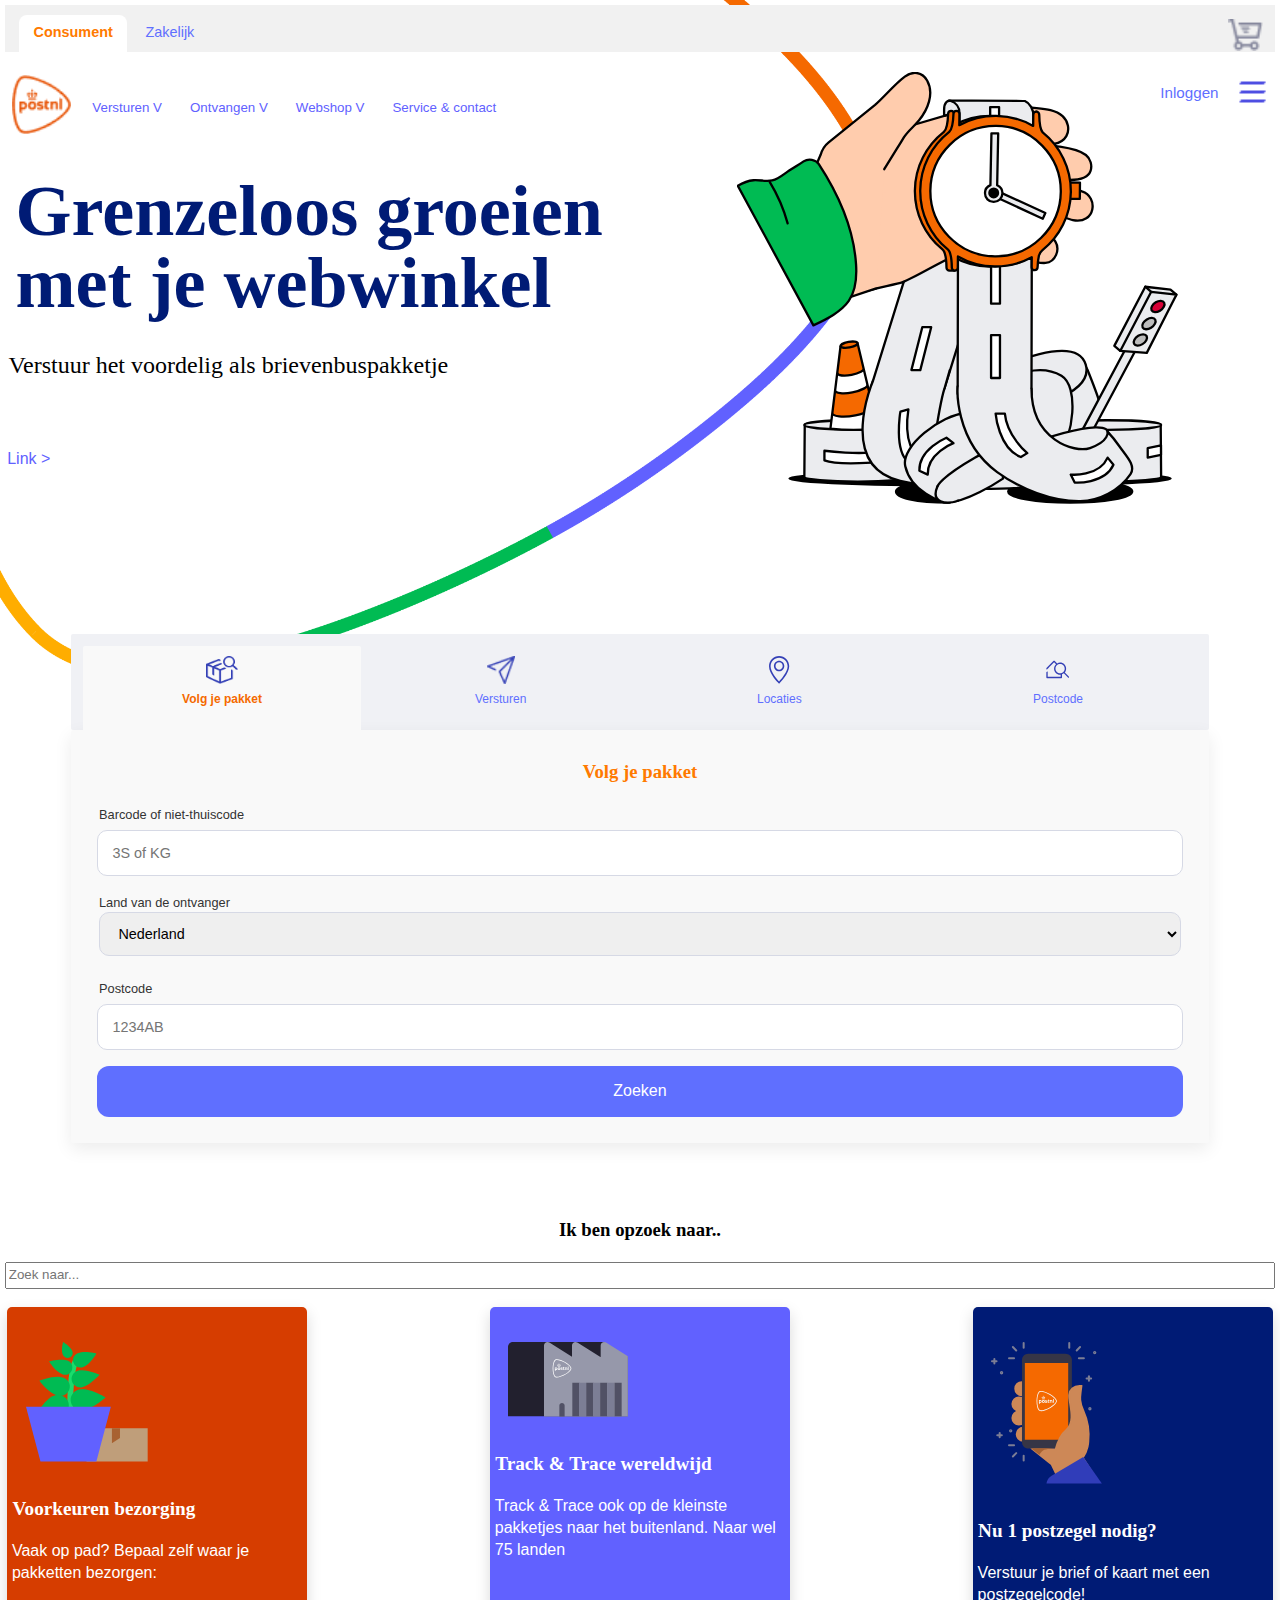
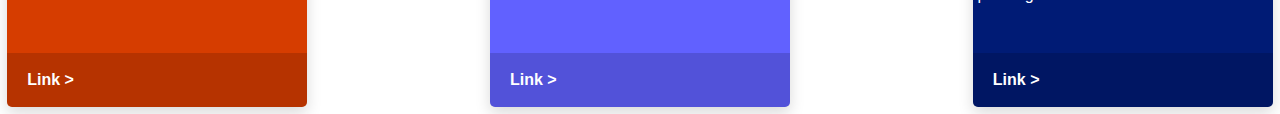
<file: index.html>
<!DOCTYPE html>
<html lang="en">

<head>
    <meta charset="UTF-8">
    <meta name="viewport" content="width=device-width, initial-scale=1.0">
    <link rel="stylesheet" href="styleguide.css">
    <link rel="stylesheet" href="styles.css">
    <script src="script.js" defer></script>
    <Title> PostNL Homepagina</Title>

</head>

<body>
    <section class="navbar">
        <div class="navTabs">
            <a href="index.html" class="tab active">Consument</a>
            <a href="#" class="tab">Zakelijk</a>
        </div>

        <button class="buttonImg" id="buyImg" aria-label="Winkelwagen"> </button>
    </section>

    <section class="header">
        <a href="index.html" class="logoWrap">
            <img src="assets/🟠 Logo.png" alt="logo" id="logoImg">
        </a>

        <div class="headerButtons">
            <button class="dropdownbtn">Versturen V</button>
            <button class="dropdownbtn">Ontvangen V</button>
            <button class="dropdownbtn">Webshop V</button>
            <button class="dropdownbtn">Service & contact</button>
        </div>

        <a href="#" class="loginLink">Inloggen</a>
        <img src="assets/🍔 Hamburger.png" alt="hamburger menu" id="hamburgerImg">

    </section>

    <H1>Grenzeloos groeien met je webwinkel</H1>
    <H2>Verstuur het voordelig als brievenbuspakketje</H2>

    <a href="" class="knopje">Lees meer</a>
    <a href="" class="link">Link ></a>

    <img src="assets/Bezorgtijd.svg" alt="Header stopwatch image" id="headerImg">


    <section class="selectionMenu">

        <div class="tabs">
            <button class="tabBtn active" data-target="volgMenu">
                <img src="assets/pakketvolg.png" alt="Header stopwatch image" class="menuimg active">
                <span>Volg je pakket</span>
            </button>
            <button class="tabBtn" data-target="versturenMenu">
                <img src="assets/versturen.png" alt="Header stopwatch image" class="menuimg">
                <span>Versturen</span>
            </button>
            <button class="tabBtn" data-target="locatieMenu">
                <img src="assets/locaties.svg" alt="Header stopwatch image" class="menuimg">
                <span>Locaties</span>
            </button>
            <button class="tabBtn" data-target="postcodeMenu">
                <img src="assets/pos.svg" alt="Header stopwatch image" class="menuimg">
                <span>Postcode</span>
            </button>
        </div>

        <div class="card">

            <section class="volgMenu active">
                <h3>Volg je pakket</h3>

                <label>Barcode of niet-thuiscode</label>
                <input type="text" placeholder="3S of KG">

                <label>Land van de ontvanger
                    <select>
                        <option>Nederland</option>
                        <option>België</option>
                        <option>Duitsland</option>
                    </select>
                </label>

                <label>Postcode</label>
                <input type="text" placeholder="1234AB">

                <button class="primaryBtn">Zoeken</button>
            </section>

            <section class="versturenMenu">
                <h3>Versturen</h3>
                <select>
                    <option>Land</option>
                </select>
                <select>
                    <option>Postcode</option>
                </select>
                <select>
                    <option>Gewicht</option>
                </select>

                <button class="primaryBtn">Online kopen</button>
                <a href="#">Toon tarieven</a>
            </section>

            <section class="locatieMenu">
                <h3>Locaties</h3>
                <input type="text" placeholder="Zoek op plaats, straat of postcode">
                <button class="primaryBtn">Zoeken</button>
            </section>

            <section class="postcodeMenu">
                <h3>Postcode</h3>
                <input type="text" placeholder="Straat">
                <input type="text" placeholder="Huisnummer">
                <input type="text" placeholder="Toevoeging (optioneel)">
                <input type="text" placeholder="Woonplaats">
                <button class="primaryBtn">Zoeken</button>
            </section>

        </div>
    </section>

    <section class="main"></section>
    <H3>Ik ben opzoek naar..</H3>
    <input type="search" class="searchInput" placeholder="Zoek naar...">

    <div class="colouredArticles">
        <article class="colouredArticle" id="cArticle1">
            <img src="assets/plantbox.svg" alt="Plant" id="plantBox" class="cArticleIMG">
            <H4>Voorkeuren bezorging</H4>
            <p>Vaak op pad? Bepaal zelf waar je pakketten bezorgen:</p>
            <footer class="cardFooter">
                <a href="#" class="cardLink">Link ></a>
            </footer>

        </article>
        <article class="colouredArticle" id="cArticle2">
            <img src="assets/factory.svg" alt="Factory" id="factory" class="cArticleIMG">
            <H4>Track & Trace wereldwijd</H4>
            <p>Track & Trace ook op de kleinste pakketjes naar het buitenland. Naar wel 75 landen</p>
            <footer class="cardFooter">
                <a href="#" class="cardLink">Link ></a>
            </footer>

        </article>
        <article class="colouredArticle" id="cArticle3">
            <img src="assets/phonehand.svg" alt="Phone in hand" id="phoneHand" class="cArticleIMG">
            <H4>Nu 1 postzegel nodig?</H4>
            <p>Verstuur je brief of kaart met een postzegelcode!</p>
            <footer class="cardFooter">
                <a href="#" class="cardLink">Link ></a>
            </footer>

        </article>
    </div>
</body>
</file>
<file: styleguide.css>
/* We gebruiken hier Cascade layers, wat mogelijke problemen met Specificiteit voorkomt
   https://developer.mozilla.org/en-US/docs/Learn_web_development/Core/Styling_basics/Cascade_layers
   https://css-tricks.com/css-cascade-layers/ */

* {
    font-family: Arial, Helvetica, sans-serif;
}

h1,
h2,
h3,
h4,
h5,
h6 {
    font-family: "buurtcampus";
}

:root {
    /* Variabelen kleuren */
    --primaryAccentColor: hsl(226, 100%, 23%);
    --secundaryAccentColor: hsl(26, 100%, 48%);
    --tertiaryAccentColor: hsl(240, 100%, 69%);
    --darkSecundaryAccentColor: hsl(17, 100%, 42%);
    --primaryColor: hsl(0, 0%, 100%);
    --textAccentColor: hsl(0, 0%, 0%);

    /* Variabelen Typografie */
    --font-size-h1: 4.5rem;
    --font-size-h2: 1.5rem;
    --font-size-h3: 1rem;
    --font-size-p-s: 1rem;
    --font-size-p-m: 1.3rem;
    --font-size-p-l: 1.5rem;
    --font-size-p-xl: 2rem;

    --font-weight-light: 400;
    --font-weight-normal: 500;
    --font-weight-semibold: 600;
    --font-weight-bold: 900;
}


@layer styleguide {

    /* Schrijf hier de verschillende stijlen, die
       gedeeld gaan worden door jullie projecten */
    .oranje {
        background-color: var(--primaryAccentColor);
    }

    .paars-blauw {
        background-color: var(--secundaryAccentColor);
    }

    .mos-groen {
        background-color: var(--tertiaryAccentColor);
    }

    .zee {
        background-color: var(--darkSecundaryAccentColor);
    }

    .modder {
        background-color: var(--primaryColor);
    }

    .lucht-blauw {
        background-color: var(--textAccentColor);
    }

    /* Typografie */
    .heading-1 {
        font-size: 28pt;
        font-family: "Arial";
        color: var(--primaryAccentColor);
    }


    .heading-2 {
        font-size: 18pt;
        font-family: "Arial";
        color: var(--primaryAccentColor);
    }

    .heading-3 {
        font-size: 12pt;
        font-family: "Arial";
        color: var(--primaryAccentColor);
    }

    .heading-4 {
        font-size: 10pt;
        font-family: "Arial";
        color: var(--primaryAccentColor);
    }

    .heading-5 {
        font-size: 10pt;
        font-family: "Arial";
        color: var(--primaryAccentColor);
    }

    .heading-6 {
        font-size: 10pt;
        font-family: "Arial";
        color: var(--primaryAccentColor);
    }

    .alinea-tekst {
        line-height: 1.4;
        font-size: 1em;
    }

    /* Formulier elementen */
    .inputs {
        border-width: 0.1rem;
        border-color: var(--textAccentColor);
        border-style: solid;
        padding-left: 10px;
    }



    .labels-1 {

        font-family: Arial, Helvetica, sans-serif;
    }

    .text-area {
        border-width: 0.1rem;
        border-color: var(--textAccentColor);
        padding-left: 10px;
    }

    .labels-textarea {

        font-family: Arial, Helvetica, sans-serif;
        display: flex;
        align-items: center;
        flex-wrap: wrap;


        &:active {
            border-color: var(--zee);
        }

    }

    .label-search-input {

        appearance: none;
        font-size: 1em;
        border-color: var(--textAccentColor);
        border-style: solid;
        border-width: 0.1em;
        width: 2.75em;
        padding-left: 1.6em;
        background-image: url("assets/zoek-knop.png");
        background-size: 1.4em auto;
        background-repeat: no-repeat;
        background-position: .550em center;
        transition: all .2s .2s ease-in, width.6s;

        &::placeholder {
            font-style: italic;
        }

        &:focus,
        &:active,
        &:not(:placeholder-shown) {
            background-image: url("assets/zoek-knop2.png");
            outline-color: var(--zee);
            outline-width: 0.9em;
            height: 1.8em;
            width: 30%;
            background-size: 1em auto;
            background-position: .475em center;
            transition: all .3s, width .5s;
        }
    }

    .label-email-input {

        appearance: none;
        font-size: 1em;
        border-radius: 100px;
        border-color: var(--torenOranje);
        border-style: solid;
        border-width: 0.2em;
        height: 1.5em;
        transition: 0.5s;
        padding-left: 2em;
        background-image: url("assets/mail-knop.png");
        background-size: 1.4em auto;
        background-repeat: no-repeat;
        background-position: .550em center;

        &::placeholder {
            font-style: italic;
            padding-left: 3px;
        }

        &:focus,
        &:active {
            background-image: url("assets/mail-knop2.png");
            outline-color: var(--zee);
            outline-offset: -0.1em;
            outline-width: 0.5em;
            height: 2em;
        }
    }

    /* Radio option buttons */
    .option-1,
    .option-2,
    .option-3 {
        cursor: pointer;

    }

    input[type=radio] {
        cursor: pointer;
        accent-color: var(--torenOranje);
    }

    /* Checkbox */
    .check-box-1,
    .check-box-2,
    .check-box-3 {
        cursor: pointer;

    }

    input[type=checkbox] {
        cursor: pointer;
        accent-color: var(--torenOranje);
    }

    /* Range slider */
    .label-range-input {
        accent-color: var(--torenOranje);
        cursor: pointer;
    }

    /* submit knop */
    .input-submit {
        background-color: var(--torenOranje);
        color: #ffffff;
        border: 0 solid #ffffff;
        border-radius: 100px;
        padding: 0.7em 1em;
        font-weight: 400;
        cursor: pointer;
        align-self: flex-start;
        text-decoration: none;

        &:hover {
            background-color: var(--modder);
            transition: background-color 0.5s;
        }
    }

    /* basic button */
    .knopje {
        background-color: var(--torenOranje);
        color: #ffffff;
        border: 0px solid white;
        border-radius: 100px;
        padding: 0.7em 1em;
        font-weight: 400;
        cursor: pointer;
        align-self: flex-start;
        text-decoration: none;
        transition: filter 0.6s;

        &:hover {
            filter: brightness(1.2);
        }
    }

    /* Knoppen elementen */
    .link-button {
        background-color: var(--torenOranje);
        color: #ffffff;
        border: 0px solid #ffffff;
        border-radius: 100px;
        padding: 1em 2em;
        font-weight: 600;
        cursor: pointer;
        align-self: flex-start;
        text-decoration: none;
        transition: filter 0.6s;

        &:hover {
            filter: brightness(1.2);
        }
    }
}
</file>
<file: styles.css>
* {
    margin: 0;
    padding: .15em;
    line-height: 140%;
    box-sizing: border-box;
}

body {
    margin: 0;
    display: flex;
    flex-direction: column;
    gap: 1rem;
    background-image: url(assets/Postlijn.png);
    background-size: 160%;
    background-repeat: no-repeat;
    background-position: -26em -5em;

    @media only screen and (min-width: 630px) {
        background-position: -5em -17em;
        background-size: 60em;
    }
}

.navbar {
    display: flex;
    justify-content: space-between;
    align-items: flex-end;
    background-color: #f1f1f1;
    padding: 0.5rem 0.75rem 0;
    width: 100%;


    .navTabs {
        display: flex;
        gap: 0.25rem;


        .tab {
            text-decoration: none;
            color: #5f6fff;
            padding: 0.45rem 0.9rem;
            border-radius: 8px 8px 0 0;
            font-size: 0.9rem;


            &.active {
                background: #ffffff;
                color: #ff7a00;
                font-weight: 600;
                margin-bottom: -2px;
            }
        }
    }

    #buyImg {
        border: none;
        background: transparent;
        height: 2.2rem;
        width: 2.2rem;
        background-image: url("assets/winkelmandje.png");
        background-repeat: no-repeat;
        background-size: contain;
        background-position: center;
        cursor: pointer;
    }
}

.header {
    display: grid;
    grid-template-columns: auto 1fr;
    align-items: center;
    gap: 0.75rem;

    .knopje {
        width: 5em;
    }
}

.link {

    text-decoration: none;
    color: var(--tertiaryAccentColor);
}


#logoImg {
    height: 4em;
    width: auto;
}

.headerButtons {
    display: flex;
    align-items: center;
    justify-content: flex-start;
    gap: 1.5em;

    button {
        border: none;
        background-color: var(--primaryColor);
        max-width: 9em;
        color: var(--tertiaryAccentColor);
        cursor: pointer;
        display: none;

        @media only screen and (min-width: 630px) {
            display: block;
        }
    }
}

.loginLink {
    color: #5f6fff;
    text-decoration: none;
    font-size: 0.95rem;
    font-weight: 500;
    grid-column: 8;
    margin-top: -2em;


    &:hover {
        text-decoration: underline;
    }
}

#hamburgerImg {
    height: 2.5em;
    width: auto;
    cursor: pointer;
    grid-column: 9;
    margin-top: -2em;
}

#headerImg {
    scale: .6;
    margin-top: -5em;

    @media only screen and (min-width: 940px) {
        margin-left: 50%;
        margin-top: -32em;
        scale: .7;
    }
}

H1 {
    font-size: var(--font-size-h1);
    font-weight: var(--font-weight-bold);
    line-height: 100%;
    text-align: left;
    color: var(--primaryAccentColor);

    @media only screen and (min-width: 630px) {
        font-weight: var(--font-weight-semibold);
        max-width: 10em;
    }
}

H2 {
    font-weight: var(--font-weight-normal);
}

.selectionMenu {
    width: 90%;
    margin: 1em auto 2em auto;

    @media only screen and (min-width: 630px) {
        width: 90%;
    }

    .menuimg {
        height: 2.5em;
    }

    .menuBtnAni {
        color: var(--secundaryAccentColor);
        animation: menuImgMove 1s linear;

        @media (prefers-reduced-motion) {
            animation: none;
        }
    }

    .tabs {
        display: flex;
        justify-content: space-between;
        background: #f0f1f5;
        padding: 0.75rem;
        border-radius: 2px;


        .tabBtn {
            flex: 1;
            background: none;
            border: none;
            cursor: pointer;
            padding: 0.5rem 0.25rem;
            border-radius: 2px;
            color: #5f6fff;
            font-size: 0.8rem;
            display: flex;
            flex-direction: column;
            align-items: center;
            gap: 0.25rem;

            span {
                font-size: 0.75rem;
            }

            &:hover {
                background: rgba(95, 111, 255, 0.12);
            }

            &.active {
                background: #ffffff;
                color: var(--secundaryAccentColor);
                font-weight: bold;
                margin-bottom: -1.4em;

                @media only screen and (min-width: 630px) {
                    background: #f9f9f9;
                }
            }
        }
    }
}

@keyframes menuImgMove {

    0% {
        translate: 0 -4px;
    }

    33% {
        translate: 0 -4px;
        rotate: -20deg;
    }

    66% {
        translate: 0 -4px;
        rotate: 20deg;
    }

    100% {
        translate: 0;
        rotate: 0;
    }
}

.card {
    background: #ffffff;
    padding: 1.5rem;
    border-radius: 2px;
    box-shadow: 0 6px 18px rgba(0, 0, 0, 0.08);

    @media only screen and (min-width: 630px) {
        background: #f9f9f9;
    }


    section {
        display: none;


        &.active {
            display: block;
        }
    }

    h3 {
        color: #ff7a00;
        margin-bottom: 1rem;
    }

    label {
        display: block;
        font-size: 0.8rem;
        color: #333;
        margin-bottom: 0.25rem;
    }

    input,
    select {
        width: 100%;
        padding: 0.75rem 0.9rem;
        margin-bottom: 1rem;
        border: 1px solid #d6d9e5;
        border-radius: 10px;
        font-size: 0.9rem;


        &:focus,
        &:focus {
            outline: none;
            border-color: #5f6fff;
            box-shadow: 0 0 0 2px rgba(95, 111, 255, 0.15);
        }
    }

    a {
        display: block;
        text-align: center;
        margin-top: 0.75rem;
        color: #5f6fff;
        font-size: 0.9rem;
        text-decoration: none;



        &:hover {
            text-decoration: underline;
        }
    }


    .primaryBtn {
        width: 100%;
        padding: 0.9rem;
        border: none;
        border-radius: 12px;
        background: #5f6fff;
        color: #ffffff;
        font-size: 1rem;
        cursor: pointer;

        &:hover {
            filter: brightness(0.9);
        }
    }
}

.main {
    display: flex;
    flex-direction: column;
    align-items: center;
    gap: 1rem;
}

h3 {
    align-self: center;
    text-align: center;
}

.colouredArticles {
    display: flex;
    align-items: center;
    justify-content: space-between;
    flex-direction: column;
    gap: 2em;

    @media only screen and (min-width: 952px) {
        flex-direction: row;
    }

    .colouredArticle {
        width: 90%;
        max-width: 300px;
        height: 400px;
        border-radius: 5px;
        box-shadow: 0 6px 15px rgba(0, 0, 0, 0.15);
        background-image: url(assets/shine.png);
        background-size: 35em;
        background-repeat: no-repeat;
        background-position: 15em -4em;
        cursor: pointer;
        overflow: hidden;
        position: relative;

        &:hover {
            animation: cardShine 1s linear;

            @media (prefers-reduced-motion) {
                animation: none;
            }
        }

        &#cArticle1 {
            background-color: var(--darkSecundaryAccentColor);

        }

        &#cArticle2 {
            background-color: var(--tertiaryAccentColor);

        }

        &#cArticle3 {
            background-color: var(--primaryAccentColor);

        }

    }

    .cArticleIMG {
        padding-top: 2em;
        padding-left: 1em;
        height: auto;
        margin-bottom: 1rem;

    }

    h4 {
        font-size: 1.2rem;
        margin: 0.5rem 0 0.75rem;
        line-height: 1.3;
        color: var(--primaryColor)
    }

    p {
        color: var(--primaryColor);
    }

    .cardLink {
        display: block;
        padding: 1rem 1.25rem;
        background-color: rgba(0, 0, 0, 0.15);
        color: var(--primaryColor);
        text-decoration: none;
        font-weight: 600;
        position: absolute;
        bottom: 0;
        left: 0;
        width: 100%;

        &:hover {
            text-decoration: underline;
        }
    }

}

@keyframes cardShine {

    0% {
        background-position: 15em -4em;
        scale: 1;
    }

    50% {
        scale: 1.02;
    }

    100% {
        background-position: -25em 4em;
        scale: 1;
    }
}
</file>
